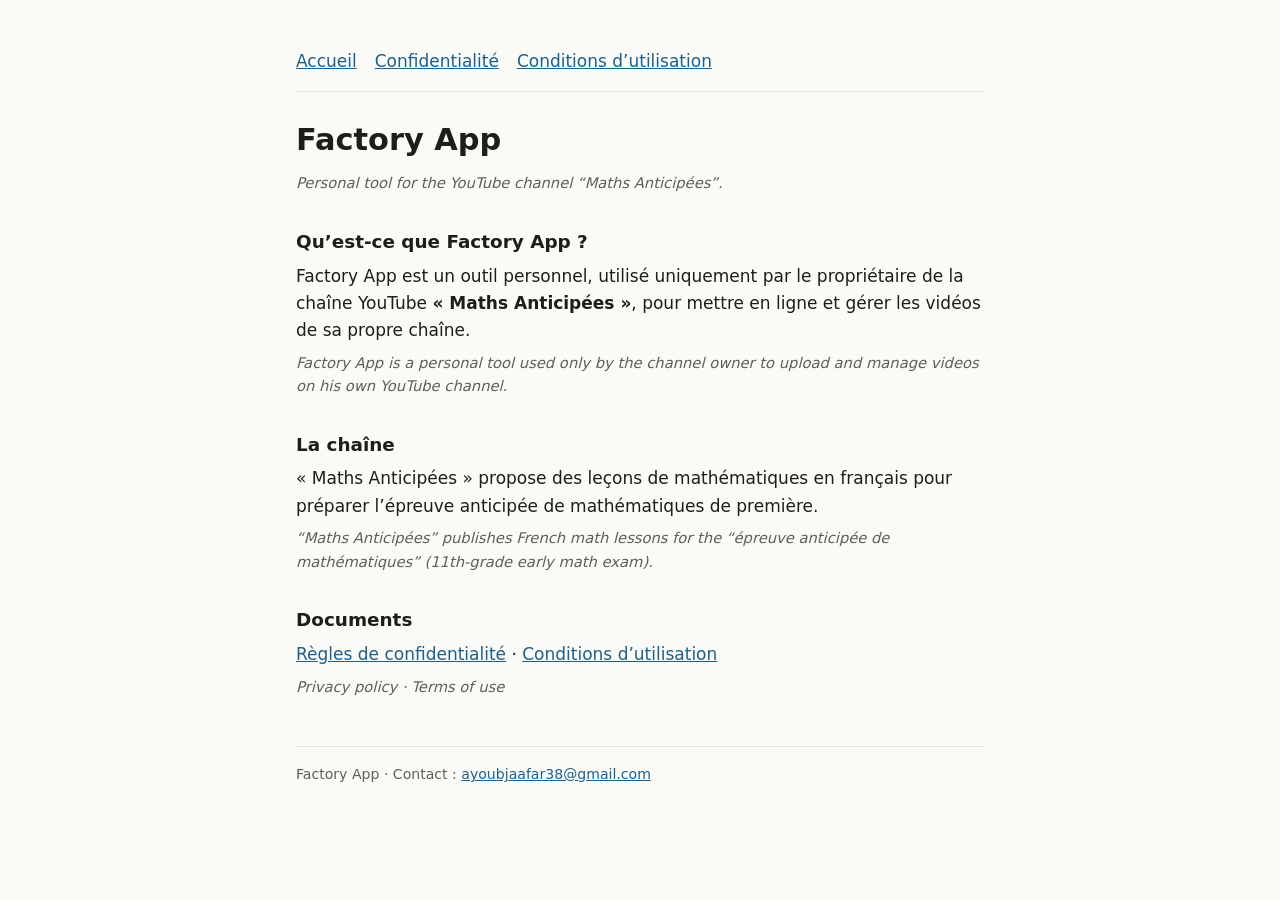
<file: index.html>
<!doctype html>
<html lang="fr"><head><meta charset="utf-8"><meta name="viewport" content="width=device-width,initial-scale=1">
<title>Factory App</title><link rel="stylesheet" href="style.css"></head>
<body><main>
<nav><a href="index.html">Accueil</a><a href="privacy.html">Confidentialité</a><a href="terms.html">Conditions d’utilisation</a></nav>
<h1>Factory App</h1>
<p class="en">Personal tool for the YouTube channel “Maths Anticipées”.</p>

<h2>Qu’est-ce que Factory App ?</h2>
<p>Factory App est un outil personnel, utilisé uniquement par le propriétaire de la chaîne YouTube <strong>« Maths Anticipées »</strong>, pour mettre en ligne et gérer les vidéos de sa propre chaîne.</p>
<p class="en">Factory App is a personal tool used only by the channel owner to upload and manage videos on his own YouTube channel.</p>

<h2>La chaîne</h2>
<p>« Maths Anticipées » propose des leçons de mathématiques en français pour préparer l’épreuve anticipée de mathématiques de première.</p>
<p class="en">“Maths Anticipées” publishes French math lessons for the “épreuve anticipée de mathématiques” (11th-grade early math exam).</p>

<h2>Documents</h2>
<p><a href="privacy.html">Règles de confidentialité</a> · <a href="terms.html">Conditions d’utilisation</a></p>
<p class="en">Privacy policy · Terms of use</p>
<footer>Factory App · Contact : <a href="mailto:ayoubjaafar38@gmail.com">ayoubjaafar38@gmail.com</a></footer></main></body></html>
</file>
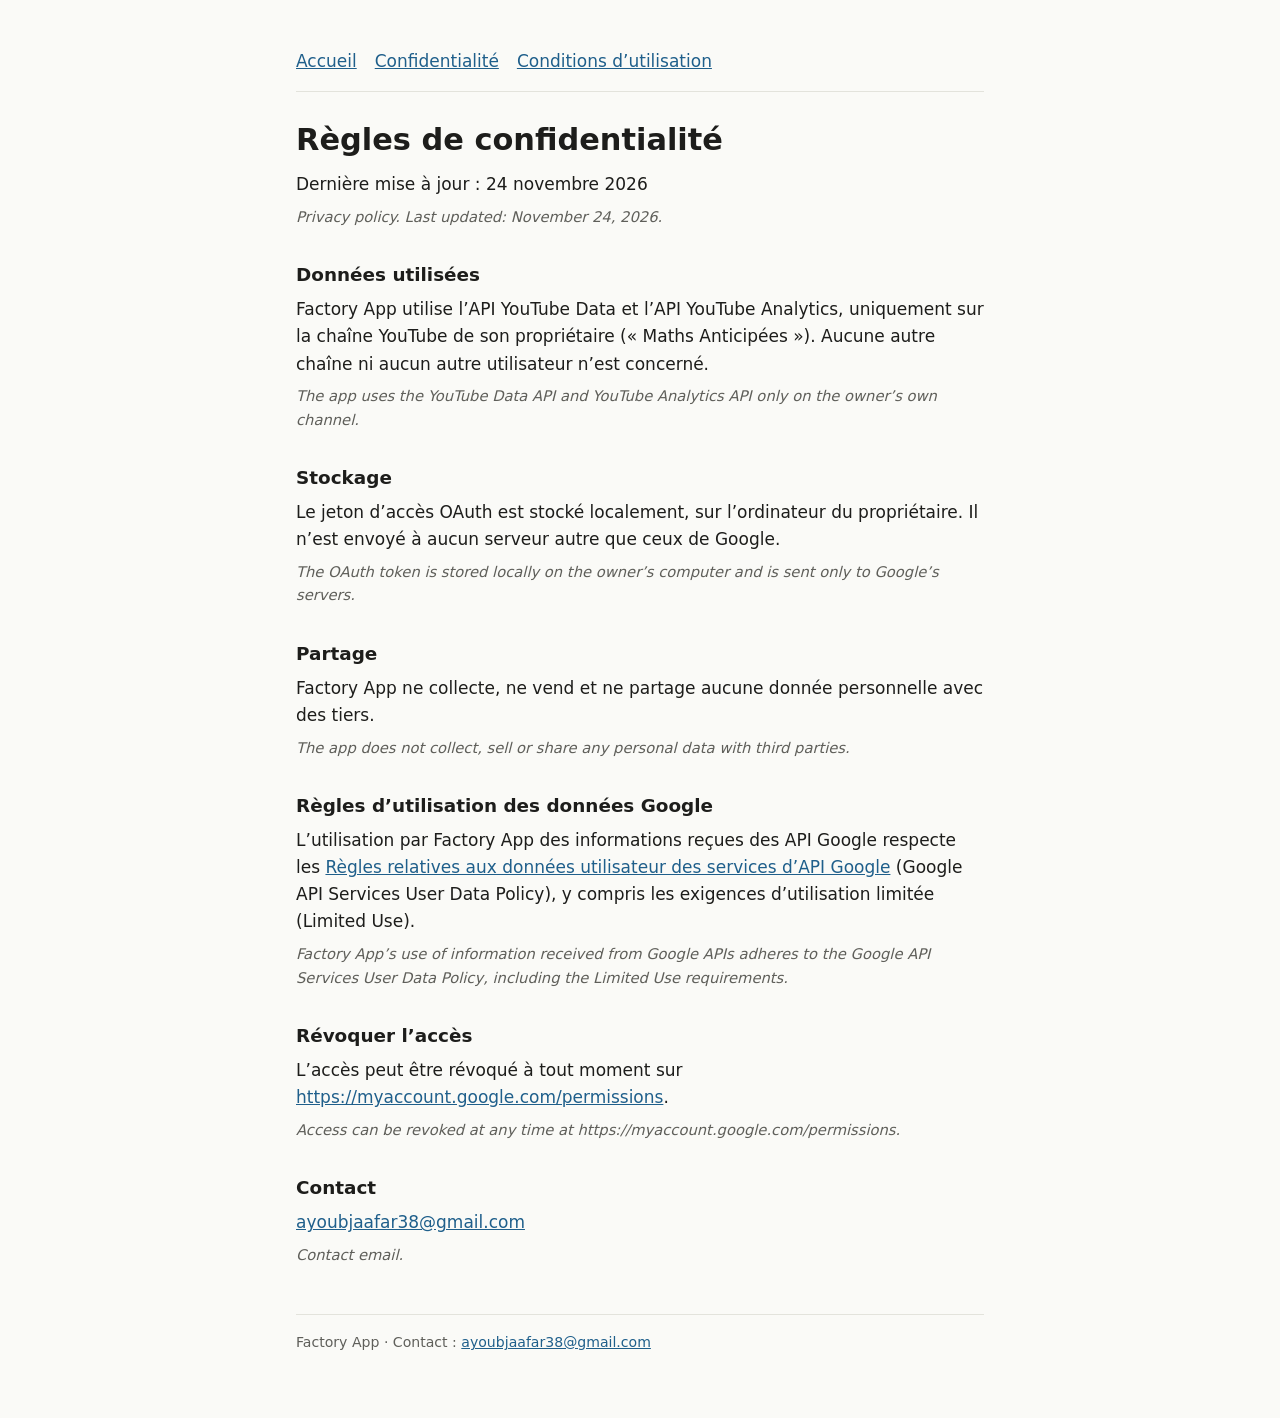
<file: privacy.html>
<!doctype html>
<html lang="fr"><head><meta charset="utf-8"><meta name="viewport" content="width=device-width,initial-scale=1">
<title>Confidentialité · Factory App</title><link rel="stylesheet" href="style.css"></head>
<body><main>
<nav><a href="index.html">Accueil</a><a href="privacy.html">Confidentialité</a><a href="terms.html">Conditions d’utilisation</a></nav>
<h1>Règles de confidentialité</h1>
<p>Dernière mise à jour : 24 novembre 2026</p>
<p class="en">Privacy policy. Last updated: November 24, 2026.</p>

<h2>Données utilisées</h2>
<p>Factory App utilise l’API YouTube Data et l’API YouTube Analytics, uniquement sur la chaîne YouTube de son propriétaire (« Maths Anticipées »). Aucune autre chaîne ni aucun autre utilisateur n’est concerné.</p>
<p class="en">The app uses the YouTube Data API and YouTube Analytics API only on the owner’s own channel.</p>

<h2>Stockage</h2>
<p>Le jeton d’accès OAuth est stocké localement, sur l’ordinateur du propriétaire. Il n’est envoyé à aucun serveur autre que ceux de Google.</p>
<p class="en">The OAuth token is stored locally on the owner’s computer and is sent only to Google’s servers.</p>

<h2>Partage</h2>
<p>Factory App ne collecte, ne vend et ne partage aucune donnée personnelle avec des tiers.</p>
<p class="en">The app does not collect, sell or share any personal data with third parties.</p>

<h2>Règles d’utilisation des données Google</h2>
<p>L’utilisation par Factory App des informations reçues des API Google respecte les <a href="https://developers.google.com/terms/api-services-user-data-policy">Règles relatives aux données utilisateur des services d’API Google</a> (Google API Services User Data Policy), y compris les exigences d’utilisation limitée (Limited Use).</p>
<p class="en">Factory App’s use of information received from Google APIs adheres to the Google API Services User Data Policy, including the Limited Use requirements.</p>

<h2>Révoquer l’accès</h2>
<p>L’accès peut être révoqué à tout moment sur <a href="https://myaccount.google.com/permissions">https://myaccount.google.com/permissions</a>.</p>
<p class="en">Access can be revoked at any time at https://myaccount.google.com/permissions.</p>

<h2>Contact</h2>
<p><a href="mailto:ayoubjaafar38@gmail.com">ayoubjaafar38@gmail.com</a></p>
<p class="en">Contact email.</p>
<footer>Factory App · Contact : <a href="mailto:ayoubjaafar38@gmail.com">ayoubjaafar38@gmail.com</a></footer></main></body></html>
</file>
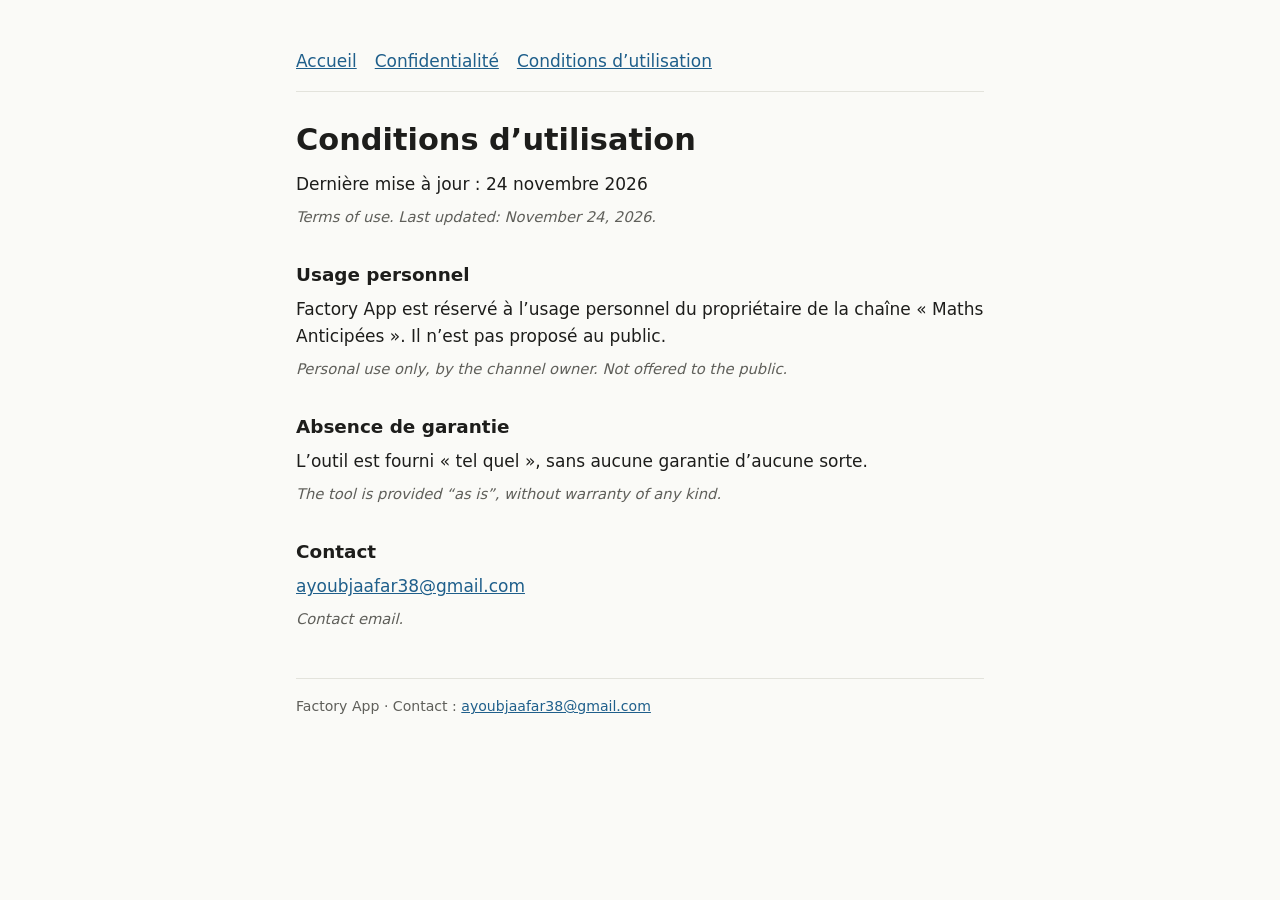
<file: terms.html>
<!doctype html>
<html lang="fr"><head><meta charset="utf-8"><meta name="viewport" content="width=device-width,initial-scale=1">
<title>Conditions d’utilisation · Factory App</title><link rel="stylesheet" href="style.css"></head>
<body><main>
<nav><a href="index.html">Accueil</a><a href="privacy.html">Confidentialité</a><a href="terms.html">Conditions d’utilisation</a></nav>
<h1>Conditions d’utilisation</h1>
<p>Dernière mise à jour : 24 novembre 2026</p>
<p class="en">Terms of use. Last updated: November 24, 2026.</p>

<h2>Usage personnel</h2>
<p>Factory App est réservé à l’usage personnel du propriétaire de la chaîne « Maths Anticipées ». Il n’est pas proposé au public.</p>
<p class="en">Personal use only, by the channel owner. Not offered to the public.</p>

<h2>Absence de garantie</h2>
<p>L’outil est fourni « tel quel », sans aucune garantie d’aucune sorte.</p>
<p class="en">The tool is provided “as is”, without warranty of any kind.</p>

<h2>Contact</h2>
<p><a href="mailto:ayoubjaafar38@gmail.com">ayoubjaafar38@gmail.com</a></p>
<p class="en">Contact email.</p>
<footer>Factory App · Contact : <a href="mailto:ayoubjaafar38@gmail.com">ayoubjaafar38@gmail.com</a></footer></main></body></html>
</file>
<file: style.css>
:root{--bg:#fafaf7;--fg:#1d1d1b;--muted:#5f5f5a;--accent:#1f5f8b;--line:#e3e3dc}
@media (prefers-color-scheme:dark){:root{--bg:#141413;--fg:#ececea;--muted:#a3a39d;--accent:#7fb6dd;--line:#2c2c2a}}
*{box-sizing:border-box}
body{margin:0;background:var(--bg);color:var(--fg);font:17px/1.6 system-ui,-apple-system,"Segoe UI",Roboto,sans-serif}
main{max-width:720px;margin:0 auto;padding:48px 16px 64px}
h1{font-size:1.9rem;margin:0 0 .25rem}
h2{font-size:1.15rem;margin:2rem 0 .4rem}
p{margin:.4rem 0}
.en{color:var(--muted);font-size:.92rem;font-style:italic}
a{color:var(--accent)}
nav{display:flex;gap:18px;flex-wrap:wrap;padding-bottom:16px;margin-bottom:24px;border-bottom:1px solid var(--line)}
footer{margin-top:48px;padding-top:16px;border-top:1px solid var(--line);color:var(--muted);font-size:.88rem}
</file>
